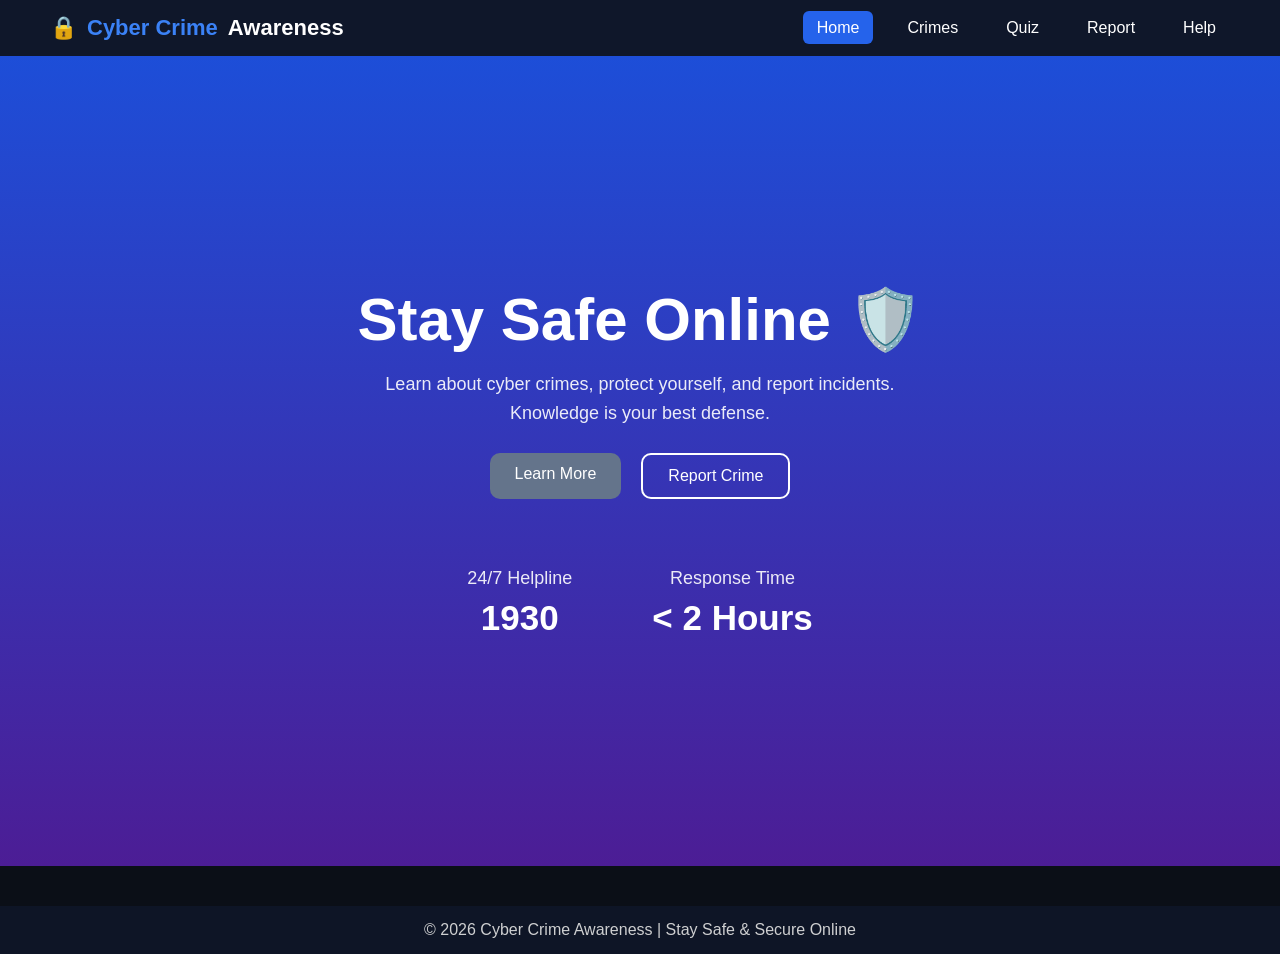
<file: index.html>
<!DOCTYPE html>
<html lang="en">
<head>
  <meta charset="UTF-8" />
  <meta name="viewport" content="width=device-width, initial-scale=1.0" />
  <title>Cyber Crime Awareness</title>
  <link rel="stylesheet" href="style.css" />
</head>
<body>

  <nav>
    <div class="logo">🔒 <span>Cyber Crime</span> Awareness</div>
    <ul>
      <li><a href="index.html" class="active">Home</a></li>
      <li><a href="crimes.html">Crimes</a></li>
      <li><a href="quiz.html">Quiz</a></li>
      <li><a href="report.html">Report</a></li>
      <li><a href="help.html">Help</a></li>
    </ul>
  </nav>

  <div class="hero">
    <div>
      <h1>Stay Safe Online 🛡️</h1>
      <p>
        Learn about cyber crimes, protect yourself, and report incidents.<br />
        Knowledge is your best defense.
      </p>

      <div class="hero-buttons">
        <a href="crimes.html" class="btn1">Learn More</a>
        <a href="report.html" class="btn2">Report Crime</a>
      </div>

      <div class="stats">
        <div>
          <p>24/7 Helpline</p>
          <h2>1930</h2>
        </div>
        <div>
          <p>Response Time</p>
          <h2>&lt; 2 Hours</h2>
        </div>
      </div>
    </div>
  </div>

  <footer>
    © 2026 Cyber Crime Awareness | Stay Safe & Secure Online
  </footer>
</body>
</html>
</file>
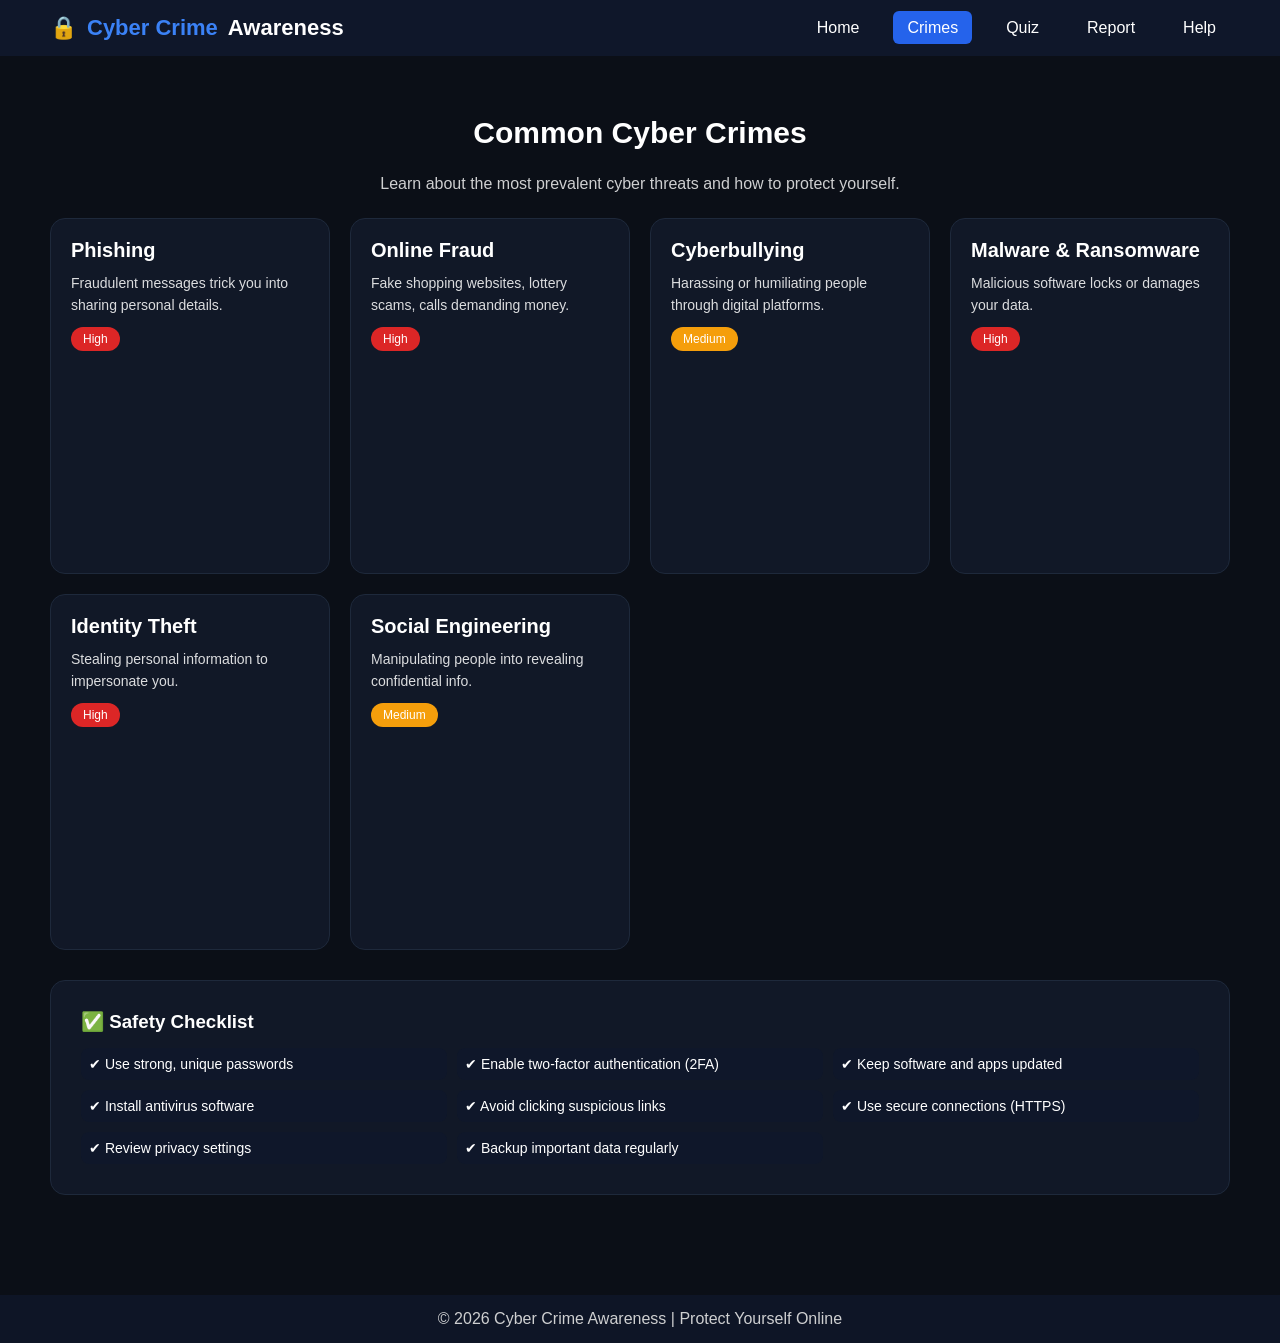
<file: crimes.html>
<!DOCTYPE html>
<html lang="en">
<head>
  <meta charset="UTF-8" />
  <meta name="viewport" content="width=device-width, initial-scale=1.0" />
  <title>Common Cyber Crimes</title>
  <link rel="stylesheet" href="style.css" />
</head>
<body>

  <nav>
    <div class="logo">🔒 <span>Cyber Crime</span> Awareness</div>
    <ul>
      <li><a href="index.html">Home</a></li>
      <li><a href="crimes.html" class="active">Crimes</a></li>
      <li><a href="quiz.html">Quiz</a></li>
      <li><a href="report.html">Report</a></li>
      <li><a href="help.html">Help</a></li>
    </ul>
  </nav>

  <section>
    <h2 class="title">Common Cyber Crimes</h2>
    <p style="text-align:center; opacity:0.8;">
      Learn about the most prevalent cyber threats and how to protect yourself.
    </p>

    <div class="card-container">
      <div class="card video">
        <h3>Phishing</h3>
        <p>Fraudulent messages trick you into sharing personal details.</p>
        <span class="risk high">High</span>
        <br><br>
        <iframe src="https://www.youtube.com/embed/9TRR6lHviQc"></iframe>
      </div>

      <div class="card video">
        <h3>Online Fraud</h3>
        <p>Fake shopping websites, lottery scams, calls demanding money.</p>
        <span class="risk high">High</span>
        <br><br>
        <iframe src="https://www.youtube.com/embed/8nqjH4YlGKU"></iframe>
      </div>

      <div class="card video">
        <h3>Cyberbullying</h3>
        <p>Harassing or humiliating people through digital platforms.</p>
        <span class="risk medium">Medium</span>
        <br><br>
        <iframe src="https://www.youtube.com/embed/7oKjW1OIjuw"></iframe>
      </div>

      <div class="card video">
        <h3>Malware & Ransomware</h3>
        <p>Malicious software locks or damages your data.</p>
        <span class="risk high">High</span>
        <br><br>
        <iframe src="https://www.youtube.com/embed/6Uu7LwFv2d8"></iframe>
      </div>

      <div class="card video">
        <h3>Identity Theft</h3>
        <p>Stealing personal information to impersonate you.</p>
        <span class="risk high">High</span>
        <br><br>
        <iframe src="https://www.youtube.com/embed/1V9cT4iUuZc"></iframe>
      </div>

      <div class="card video">
        <h3>Social Engineering</h3>
        <p>Manipulating people into revealing confidential info.</p>
        <span class="risk medium">Medium</span>
        <br><br>
        <iframe src="https://www.youtube.com/embed/LCv5ZyS1xwA"></iframe>
      </div>
    </div>

    <div class="checklist">
      <h3>✅ Safety Checklist</h3>
      <ul>
        <li>✔ Use strong, unique passwords</li>
        <li>✔ Enable two-factor authentication (2FA)</li>
        <li>✔ Keep software and apps updated</li>
        <li>✔ Install antivirus software</li>
        <li>✔ Avoid clicking suspicious links</li>
        <li>✔ Use secure connections (HTTPS)</li>
        <li>✔ Review privacy settings</li>
        <li>✔ Backup important data regularly</li>
      </ul>
    </div>

  </section>

  <footer>
    © 2026 Cyber Crime Awareness | Protect Yourself Online
  </footer>

</body>
</html>
</file>
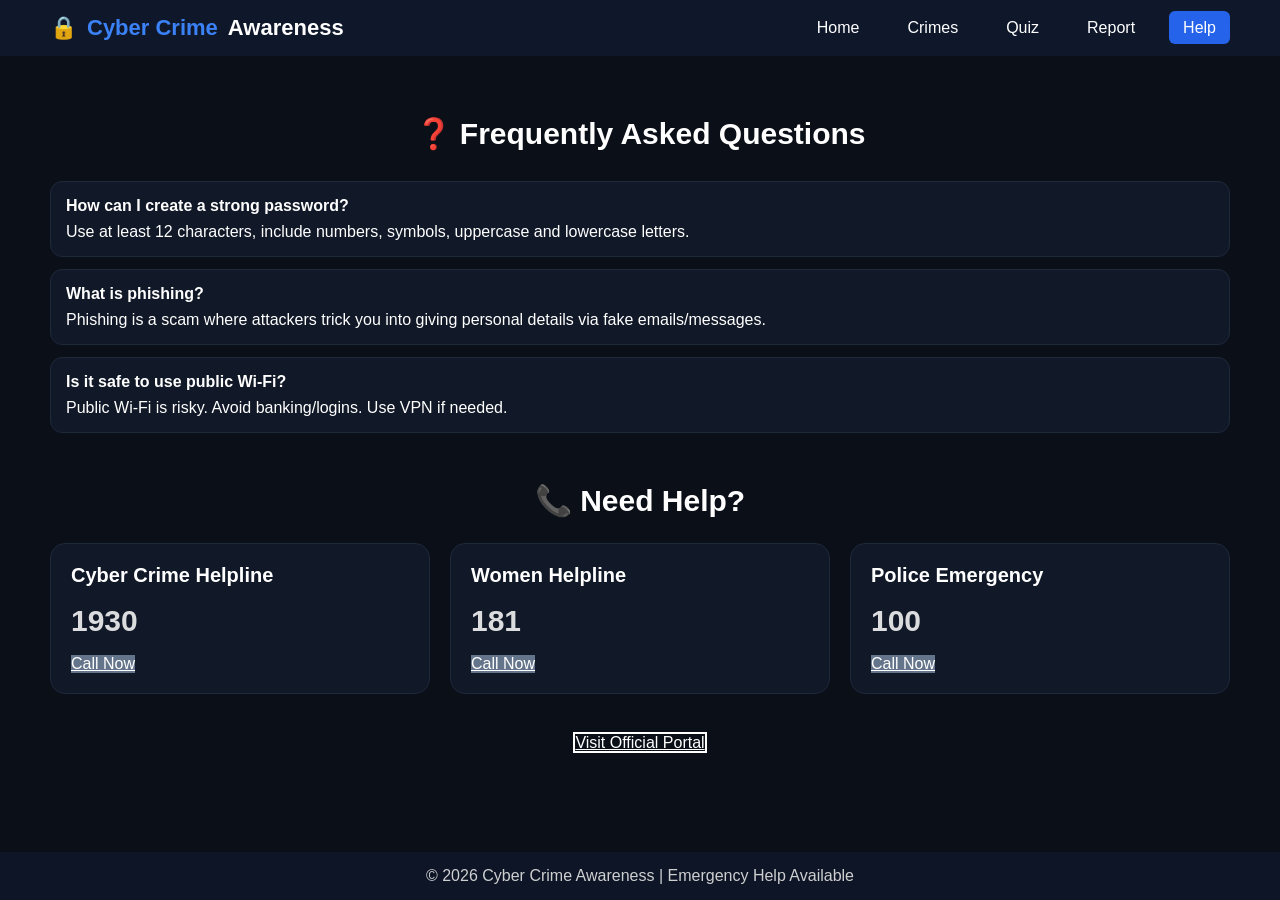
<file: help.html>
<!DOCTYPE html>
<html lang="en">
<head>
  <meta charset="UTF-8" />
  <meta name="viewport" content="width=device-width, initial-scale=1.0" />
  <title>Help</title>
  <link rel="stylesheet" href="style.css" />
</head>
<body>

  <nav>
    <div class="logo">🔒 <span>Cyber Crime</span> Awareness</div>
    <ul>
      <li><a href="index.html">Home</a></li>
      <li><a href="crimes.html">Crimes</a></li>
      <li><a href="quiz.html">Quiz</a></li>
      <li><a href="report.html">Report</a></li>
      <li><a href="help.html" class="active">Help</a></li>
    </ul>
  </nav>

  <section>
    <h2 class="title">❓ Frequently Asked Questions</h2>

    <div class="faq">
      <div class="faq-item">
        <h4>How can I create a strong password?</h4>
        <p>Use at least 12 characters, include numbers, symbols, uppercase and lowercase letters.</p>
      </div>

      <div class="faq-item">
        <h4>What is phishing?</h4>
        <p>Phishing is a scam where attackers trick you into giving personal details via fake emails/messages.</p>
      </div>

      <div class="faq-item">
        <h4>Is it safe to use public Wi-Fi?</h4>
        <p>Public Wi-Fi is risky. Avoid banking/logins. Use VPN if needed.</p>
      </div>
    </div>

    <h2 class="title" style="margin-top:50px;">📞 Need Help?</h2>

    <div class="card-container">
      <div class="card">
        <h3>Cyber Crime Helpline</h3>
        <p style="font-size:30px; font-weight:bold;">1930</p>
        <a class="btn1" href="tel:1930" style="display:inline-block; margin-top:10px;">Call Now</a>
      </div>

      <div class="card">
        <h3>Women Helpline</h3>
        <p style="font-size:30px; font-weight:bold;">181</p>
        <a class="btn1" href="tel:181" style="display:inline-block; margin-top:10px;">Call Now</a>
      </div>

      <div class="card">
        <h3>Police Emergency</h3>
        <p style="font-size:30px; font-weight:bold;">100</p>
        <a class="btn1" href="tel:100" style="display:inline-block; margin-top:10px;">Call Now</a>
      </div>
    </div>

    <div style="text-align:center; margin-top:40px;">
      <a href="https://cybercrime.gov.in" target="_blank" class="btn2">Visit Official Portal</a>
    </div>

  </section>

  <footer>
    © 2026 Cyber Crime Awareness | Emergency Help Available
  </footer>

</body>
</html>
</file>
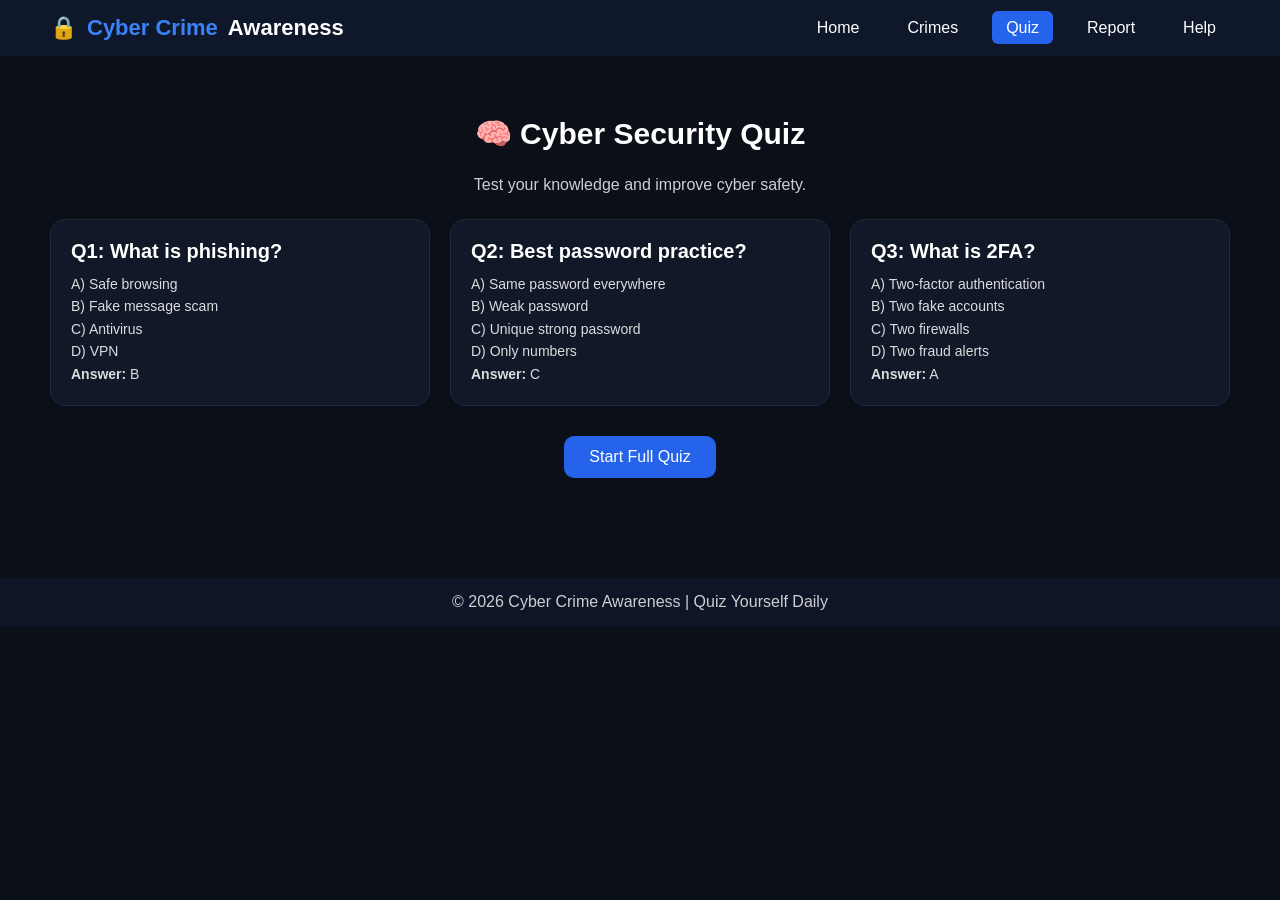
<file: quiz.html>
<!DOCTYPE html>
<html lang="en">
<head>
  <meta charset="UTF-8" />
  <meta name="viewport" content="width=device-width, initial-scale=1.0" />
  <title>Cyber Security Quiz</title>
  <link rel="stylesheet" href="style.css" />
</head>
<body>

  <nav>
    <div class="logo">🔒 <span>Cyber Crime</span> Awareness</div>
    <ul>
      <li><a href="index.html">Home</a></li>
      <li><a href="crimes.html">Crimes</a></li>
      <li><a href="quiz.html" class="active">Quiz</a></li>
      <li><a href="report.html">Report</a></li>
      <li><a href="help.html">Help</a></li>
    </ul>
  </nav>

  <section>
    <h2 class="title">🧠 Cyber Security Quiz</h2>
    <p style="text-align:center; opacity:0.8;">
      Test your knowledge and improve cyber safety.
    </p>

    <div class="card-container">

      <div class="card">
        <h3>Q1: What is phishing?</h3>
        <p>A) Safe browsing<br>B) Fake message scam<br>C) Antivirus<br>D) VPN</p>
        <p><b>Answer:</b> B</p>
      </div>

      <div class="card">
        <h3>Q2: Best password practice?</h3>
        <p>A) Same password everywhere<br>B) Weak password<br>C) Unique strong password<br>D) Only numbers</p>
        <p><b>Answer:</b> C</p>
      </div>

      <div class="card">
        <h3>Q3: What is 2FA?</h3>
        <p>A) Two-factor authentication<br>B) Two fake accounts<br>C) Two firewalls<br>D) Two fraud alerts</p>
        <p><b>Answer:</b> A</p>
      </div>

    </div>

    <div style="text-align:center; margin-top:30px;">
      <button onclick="startQuiz()" style="padding:12px 25px; border-radius:10px; border:none; background:#2563eb; color:white; font-size:16px; cursor:pointer;">
        Start Full Quiz
      </button>
    </div>

  </section>

  <footer>
    © 2026 Cyber Crime Awareness | Quiz Yourself Daily
  </footer>

  <script src="script.js"></script>
</body>
</html>
</file>
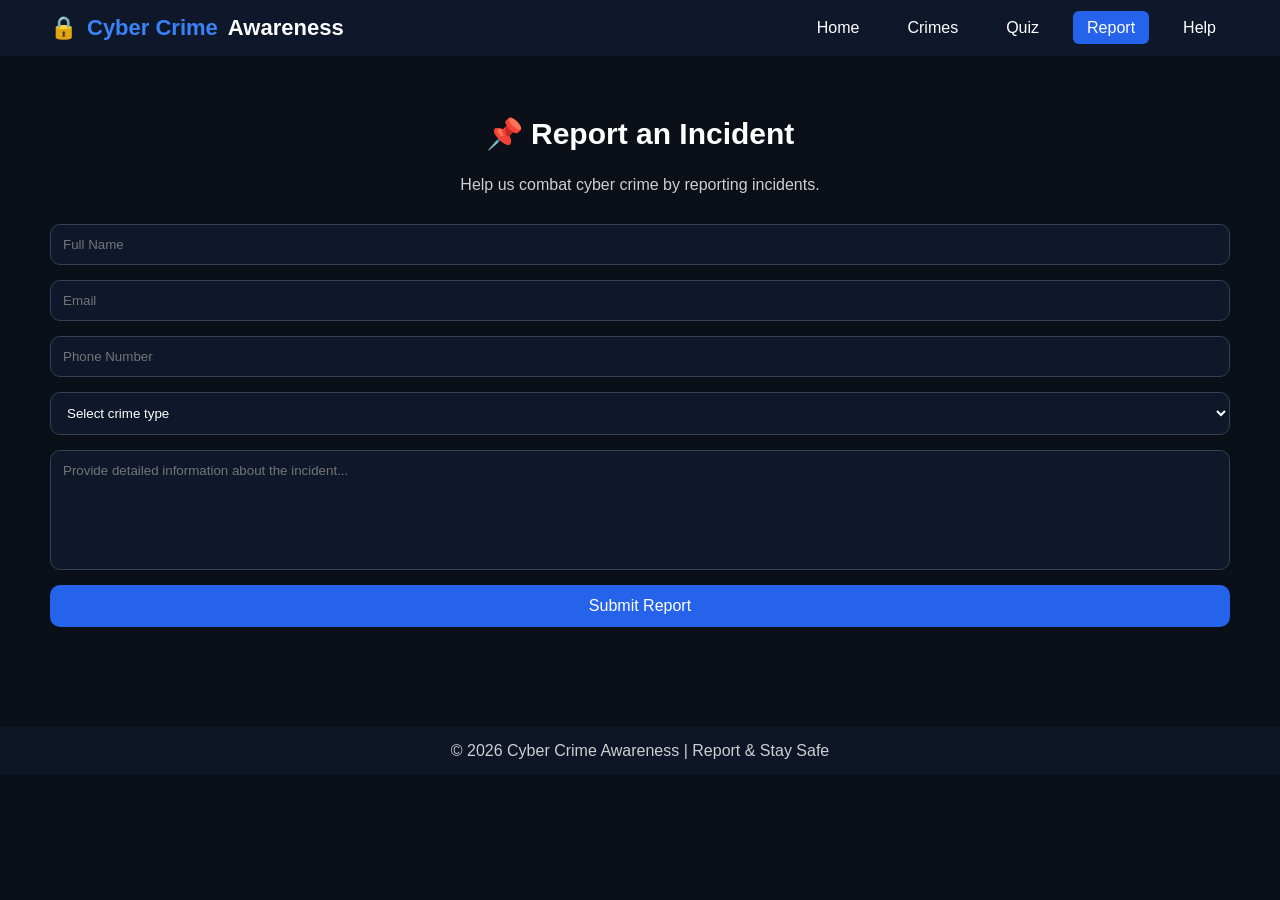
<file: report.html>
<!DOCTYPE html>
<html lang="en">
<head>
  <meta charset="UTF-8" />
  <meta name="viewport" content="width=device-width, initial-scale=1.0" />
  <title>Report Cyber Crime</title>
  <link rel="stylesheet" href="style.css" />
</head>
<body>

  <nav>
    <div class="logo">🔒 <span>Cyber Crime</span> Awareness</div>
    <ul>
      <li><a href="index.html">Home</a></li>
      <li><a href="crimes.html">Crimes</a></li>
      <li><a href="quiz.html">Quiz</a></li>
      <li><a href="report.html" class="active">Report</a></li>
      <li><a href="help.html">Help</a></li>
    </ul>
  </nav>

  <section>
    <h2 class="title">📌 Report an Incident</h2>
    <p style="text-align:center; opacity:0.8;">
      Help us combat cyber crime by reporting incidents.
    </p>

    <form onsubmit="submitReport(event)">
      <input type="text" placeholder="Full Name" required />
      <input type="email" placeholder="Email" required />
      <input type="text" placeholder="Phone Number" required />

      <select required>
        <option value="">Select crime type</option>
        <option>Phishing</option>
        <option>Online Fraud</option>
        <option>Cyberbullying</option>
        <option>Identity Theft</option>
        <option>Ransomware</option>
        <option>Social Engineering</option>
      </select>

      <textarea placeholder="Provide detailed information about the incident..." required></textarea>

      <button type="submit">Submit Report</button>
    </form>
  </section>

  <footer>
    © 2026 Cyber Crime Awareness | Report & Stay Safe
  </footer>

  <script src="script.js"></script>
</body>
</html>
</file>
<file: style.css>
* {
  margin: 0;
  padding: 0;
  box-sizing: border-box;
  font-family: "Poppins", sans-serif;
}

body {
  background: #0b0f17;
  color: white;
}

/* Navbar */
nav {
  width: 100%;
  padding: 15px 50px;
  background: #0f172a;
  display: flex;
  justify-content: space-between;
  align-items: center;
}

nav .logo {
  display: flex;
  align-items: center;
  gap: 10px;
  font-size: 22px;
  font-weight: bold;
}

nav .logo span {
  color: #3b82f6;
}

nav ul {
  list-style: none;
  display: flex;
  gap: 20px;
}

nav ul li a {
  text-decoration: none;
  color: white;
  padding: 8px 14px;
  border-radius: 6px;
  transition: 0.3s;
}

nav ul li a:hover,
nav ul li a.active {
  background: #2563eb;
}

/* Hero Section */
.hero {
  height: 90vh;
  background: linear-gradient(to bottom, #1d4ed8, #4c1d95);
  display: flex;
  justify-content: center;
  align-items: center;
  text-align: center;
  padding: 40px;
}

.hero h1 {
  font-size: 60px;
  font-weight: bold;
}

.hero p {
  margin-top: 15px;
  font-size: 18px;
  opacity: 0.9;
  line-height: 1.6;
}

.hero-buttons {
  margin-top: 25px;
  display: flex;
  justify-content: center;
  gap: 20px;
}

.hero-buttons a {
  padding: 12px 25px;
  border-radius: 10px;
  text-decoration: none;
  font-size: 16px;
  font-weight: 500;
}

.btn1 {
  background: #64748b;
  color: white;
}

.btn2 {
  border: 2px solid white;
  color: white;
}

/* Stats */
.stats {
  margin-top: 50px;
  display: flex;
  justify-content: center;
  gap: 80px;
}

.stats div {
  text-align: center;
}

.stats h2 {
  font-size: 35px;
  margin-top: 5px;
}

/* Sections */
section {
  padding: 60px 50px;
}

.title {
  font-size: 30px;
  margin-bottom: 25px;
  text-align: center;
}

/* Cards */
.card-container {
  display: grid;
  grid-template-columns: repeat(auto-fit, minmax(250px, 1fr));
  gap: 20px;
  margin-top: 25px;
}

.card {
  background: #111827;
  padding: 20px;
  border-radius: 15px;
  border: 1px solid #1e293b;
  transition: 0.3s;
}

.card:hover {
  transform: translateY(-5px);
  border: 1px solid #3b82f6;
}

.card h3 {
  margin-bottom: 10px;
  font-size: 20px;
}

.card p {
  font-size: 14px;
  opacity: 0.85;
  line-height: 1.6;
}

.risk {
  display: inline-block;
  margin-top: 10px;
  padding: 5px 12px;
  border-radius: 20px;
  font-size: 12px;
}

.high {
  background: #dc2626;
}

.medium {
  background: #f59e0b;
}

.low {
  background: #16a34a;
}

/* Checklist */
.checklist {
  background: #111827;
  padding: 30px;
  border-radius: 15px;
  margin-top: 30px;
  border: 1px solid #1e293b;
}

.checklist h3 {
  margin-bottom: 15px;
}

.checklist ul {
  list-style: none;
  display: grid;
  grid-template-columns: repeat(auto-fit, minmax(280px, 1fr));
  gap: 10px;
}

.checklist ul li {
  padding: 8px;
  background: #0f172a;
  border-radius: 8px;
  font-size: 14px;
}

/* Form */
form {
  margin-top: 30px;
  display: grid;
  gap: 15px;
}

form input,
form textarea,
form select {
  padding: 12px;
  border-radius: 10px;
  border: 1px solid #334155;
  background: #0f172a;
  color: white;
}

form textarea {
  height: 120px;
  resize: none;
}

form button {
  background: #2563eb;
  color: white;
  border: none;
  padding: 12px;
  border-radius: 10px;
  font-size: 16px;
  cursor: pointer;
  transition: 0.3s;
}

form button:hover {
  background: #1d4ed8;
}

/* FAQ */
.faq {
  margin-top: 30px;
}

.faq-item {
  background: #111827;
  padding: 15px;
  border-radius: 12px;
  margin-bottom: 12px;
  border: 1px solid #1e293b;
}

.faq-item h4 {
  margin-bottom: 8px;
}

/* Footer */
footer {
  background: #0f172a;
  text-align: center;
  padding: 15px;
  margin-top: 40px;
  opacity: 0.8;
}

/* Video Cards */
.video iframe {
  width: 100%;
  height: 180px;
  border-radius: 12px;
  border: none;
}
</file>
